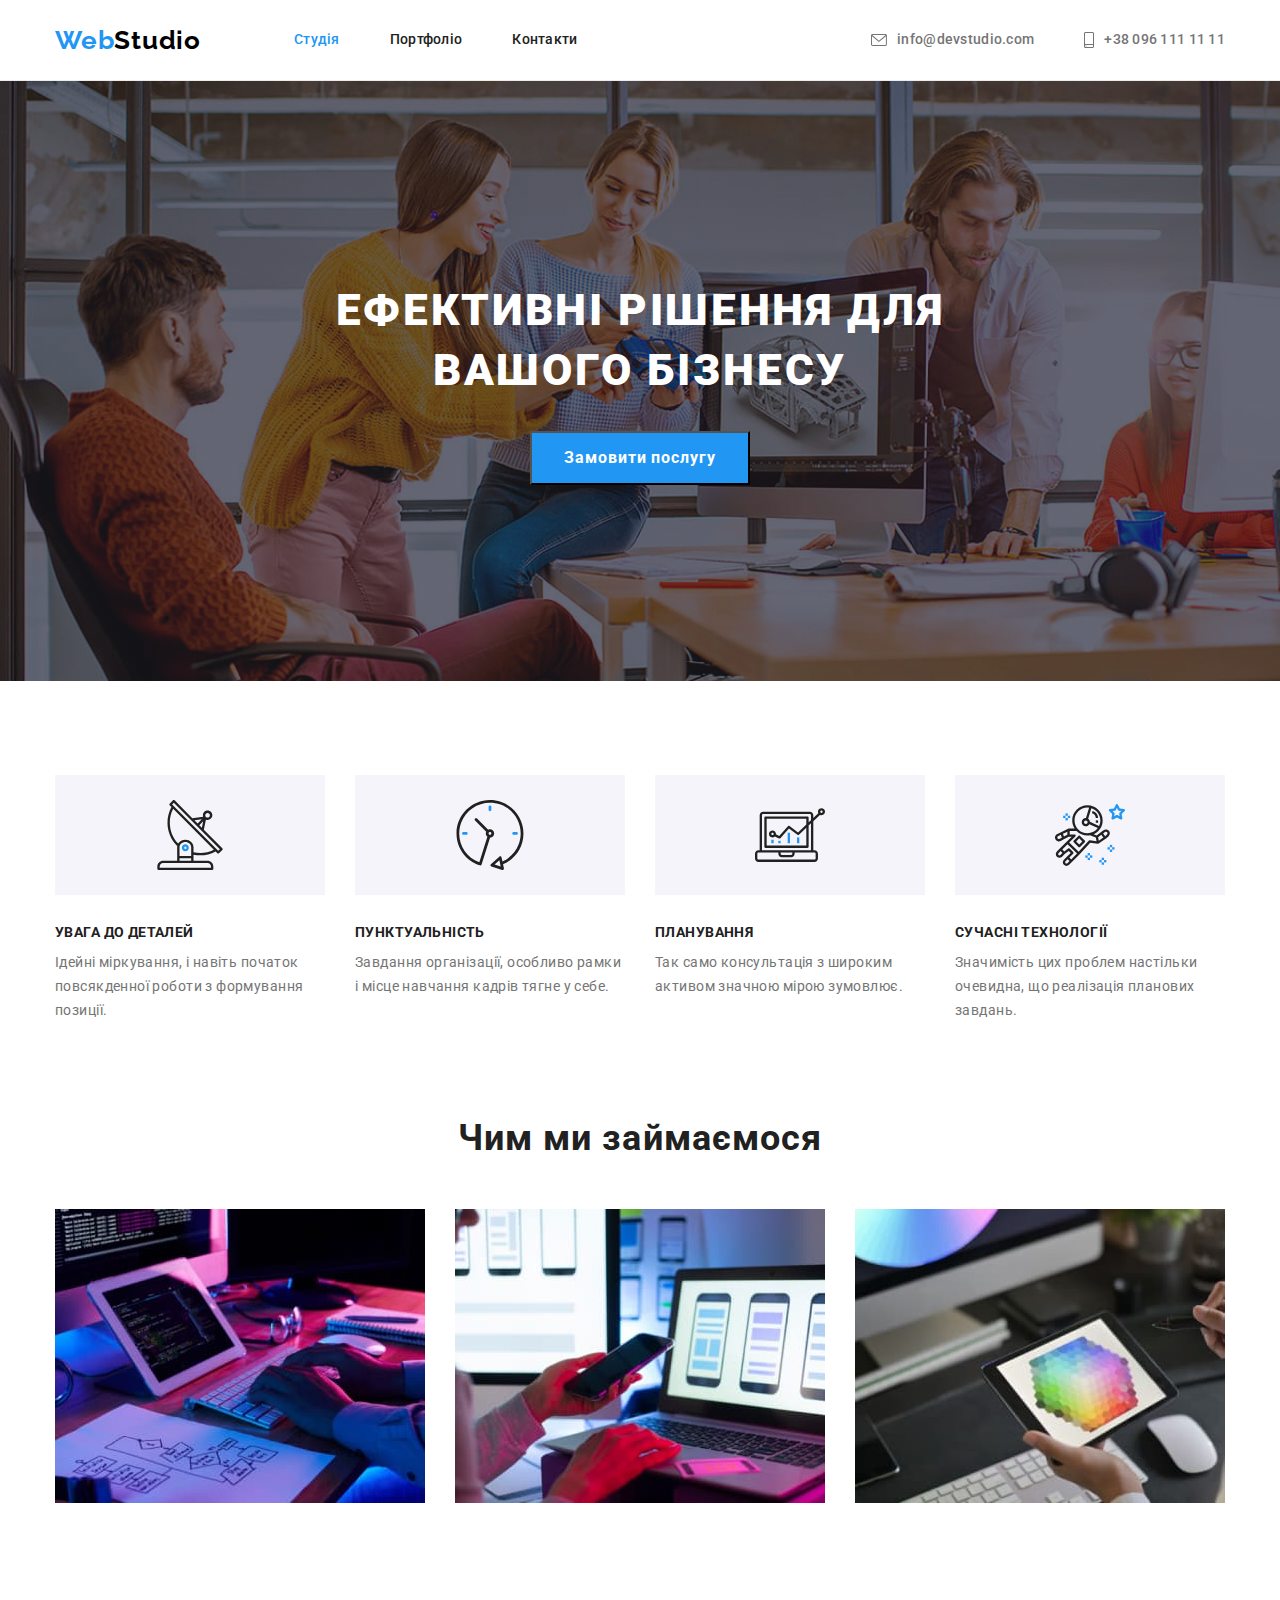
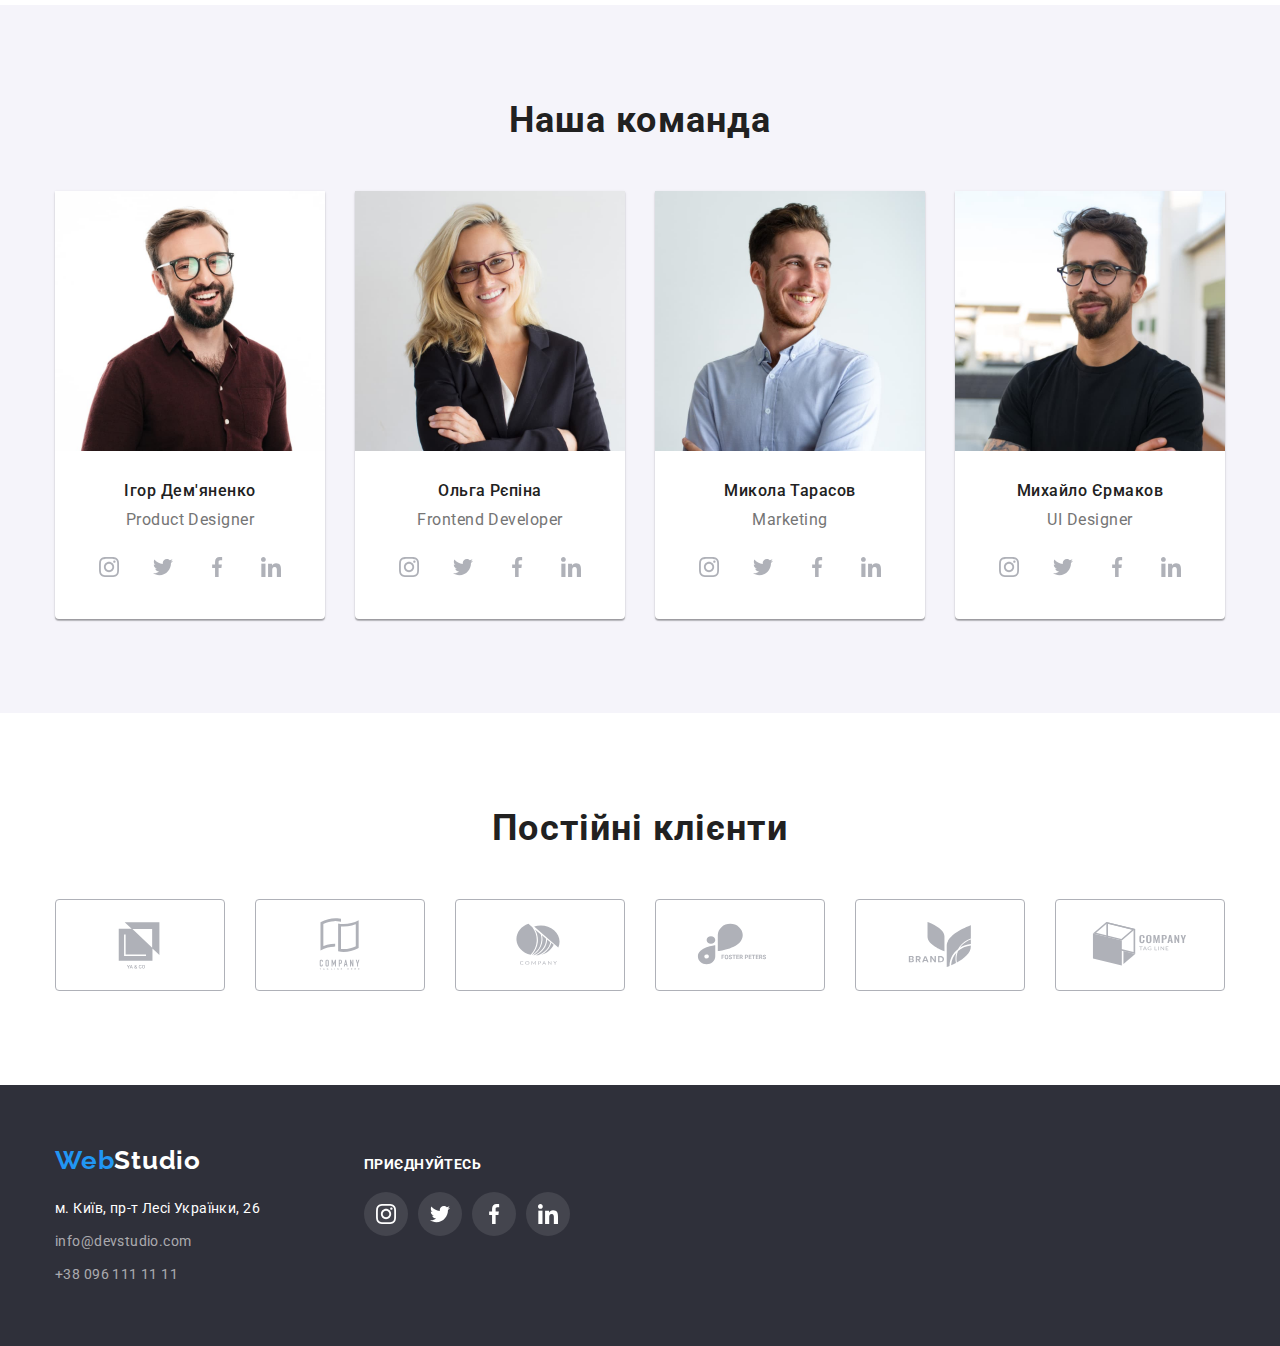
<file: index.html>
<!DOCTYPE html>
<html lang="ru">
  <head>
    <meta charset="UTF-8" />
    <meta http-equiv="X-UA-Compatible" content="IE=edge" />
    <meta name="viewport" content="width=device-width, initial-scale=1.0" />
    <title>WebStudio</title>

    <link
      rel="stylesheet"
      href="https://cdnjs.cloudflare.com/ajax/libs/modern-normalize/1.1.0/modern-normalize.min.css"
    />
    <link rel="preconnect" href="https://fonts.googleapis.com" />
    <link rel="preconnect" href="https://fonts.gstatic.com" crossorigin />
    <link
      href="https://fonts.googleapis.com/css2?family=Raleway:wght@700&family=Roboto:wght@400;500;700;900&display=swap"
      rel="stylesheet"
    />
    <link rel="stylesheet" href="./css/styles.css" />
  </head>
  <body>
    <header class="header">
      <div class="container header-container">
        <a class="logo link" href="./index.html">Web<span class="logo-primary">Studio</span></a>
        <nav class="nav">
          <ul class="list nav-list">
            <li class="nav-item">
              <a class="link nav-link current" href="./index.html">Студія</a>
            </li>
            <li class="nav-item"><a class="link nav-link" href="./portfolio.html">Портфоліо</a></li>
            <li class="nav-item"><a class="link nav-link" href="">Контакти</a></li>
          </ul>
        </nav>
        <ul class="list adress-list">
          <li class="adress-item">
            <div class="icon-header">
              <a class="link adress-link" href="mailto:info@devstudio.com">
                <svg class="icon" width="16" height="12">
                  <use href="./images/icons.svg#envelope"></use></svg
                >info@devstudio.com</a
              >
            </div>
          </li>

          <li class="adress-item">
            <div class="icon-header">
              <a class="link adress-link" href="tel:+380961111111"
                ><svg class="icon" width="10" height="16">
                  <use href="./images/icons.svg#smartphone"></use></svg
                >+38 096 111 11 11</a
              >
            </div>
          </li>
        </ul>
      </div>
    </header>

    <main>
      <!--Секция-1 - типа герой-->
      <section class="hero overlay">
        <div class="container">
          <h1 class="hero-title">
            Ефективні рішення для <br />
            вашого бізнесу
          </h1>
          <button class="hero-button" type="button">Замовити послугу</button>
        </div>
      </section>

      <!--Секция-2 - Особенности-->
      <section class="features section">
        <div class="container faetures-container">
          <h2 class="section-title visually-hidden">Осоливості</h2>
          <ul class="list features-list">
            <li class="features-item">
              <div class="icon-features">
                <svg width="70" height="70">
                  <use href="./images/icons.svg#antenna"></use>
                </svg>
              </div>
              <h3 class="features-title">УВАГА ДО ДЕТАЛЕЙ</h3>
              <p class="features-text">
                Ідейні міркування, і навіть початок повсякденної роботи з формування позиції.
              </p>
            </li>
            <li class="features-item">
              <div class="icon-features">
                <svg width="70" height="70">
                  <use href="./images/icons.svg#clock"></use>
                </svg>
              </div>
              <h3 class="features-title">ПУНКТУАЛЬНІСТЬ</h3>
              <p class="features-text">
                Завдання організації, особливо рамки і місце навчання кадрів тягне у себе.
              </p>
            </li>
            <li class="features-item">
              <div class="icon-features">
                <svg width="70" height="70">
                  <use href="./images/icons.svg#diagram"></use>
                </svg>
              </div>
              <h3 class="features-title">ПЛАНУВАННЯ</h3>
              <p class="features-text">
                Так само консультація з широким активом значною мірою зумовлює.
              </p>
            </li>
            <li class="features-item">
              <div class="icon-features">
                <svg width="70" height="70">
                  <use href="./images/icons.svg#astronaut"></use>
                </svg>
              </div>
              <h3 class="features-title">СУЧАСНІ ТЕХНОЛОГІЇ</h3>
              <p class="features-text">
                Значимість цих проблем настільки очевидна, що реалізація планових завдань.
              </p>
            </li>
          </ul>
        </div>
      </section>

      <!-- Секция-3 - Чем мы занимаемся-->
      <section class="section project-section">
        <div class="container">
          <h2 class="section-title">Чим ми займаємося</h2>
          <ul class="list projects-list">
            <li class="projects-item">
              <img
                src="./images/projects/img-1.jpg"
                alt="разработка десктоп приложений"
                width="370"
                height="294"
              />
            </li>
            <li class="projects-item">
              <img
                src="./images/projects/img-2.jpg"
                alt="разработка мобильных приложений"
                width="370"
                height="294"
              />
            </li>
            <li class="projects-item">
              <img
                src="./images/projects/img-3.jpg"
                alt="разработка игр"
                width="370"
                height="294"
              />
            </li>
          </ul>
        </div>
      </section>

      <!-- Секция-3 - Наша команда-->
      <section class="team section">
        <div class="container">
          <h2 class="section-title">Наша команда</h2>
          <ul class="list team-list">
            <li class="team-card">
              <img
                class="team-img"
                src="./images/team/img-4.jpg"
                alt="Ігор Дем'яненко"
                width="270"
                height="260"
              />
              <div class="team-content">
                <h3 class="team-title">Ігор Дем'яненко</h3>
                <p class="team-text">Product Designer</p>
                <ul class="sotial-list list">
                  <li class="sotial-item">
                    <a class="link sotial-link" href="">
                      <svg class="sotial-logo" width="20" height="20">
                        <use href="./images/icons.svg#instagram"></use></svg
                    ></a>
                  </li>
                  <li class="sotial-item">
                    <a class="link sotial-link" href="">
                      <svg class="sotial-logo" width="20" height="20">
                        <use href="./images/icons.svg#twitter"></use></svg
                    ></a>
                  </li>
                  <li class="sotial-item">
                    <a class="link sotial-link" href=""
                      ><svg class="sotial-logo" width="20" height="20">
                        <use href="./images/icons.svg#facebook"></use></svg
                    ></a>
                  </li>
                  <li class="sotial-item">
                    <a class="link sotial-link" href=""
                      ><svg class="sotial-logo" width="20" height="20">
                        <use href="./images/icons.svg#linkedin"></use></svg
                    ></a>
                  </li>
                </ul>
              </div>
            </li>
            <li class="team-card">
              <img
                class="team-img"
                src="./images/team/img-5.jpg"
                alt="Ольга Рєпіна"
                width="270"
                height="260"
              />
              <div class="team-content">
                <h3 class="team-title">Ольга Рєпіна</h3>
                <p class="team-text">Frontend Developer</p>
                <ul class="sotial-list list">
                  <li class="sotial-item">
                    <a class="link sotial-link" href="">
                      <svg class="sotial-logo" width="20" height="20">
                        <use href="./images/icons.svg#instagram"></use></svg
                    ></a>
                  </li>
                  <li class="sotial-item">
                    <a class="link sotial-link" href="">
                      <svg class="sotial-logo" width="20" height="20">
                        <use href="./images/icons.svg#twitter"></use></svg
                    ></a>
                  </li>
                  <li class="sotial-item">
                    <a class="link sotial-link" href=""
                      ><svg class="sotial-logo" width="20" height="20">
                        <use href="./images/icons.svg#facebook"></use></svg
                    ></a>
                  </li>
                  <li class="sotial-item">
                    <a class="link sotial-link" href=""
                      ><svg class="sotial-logo" width="20" height="20">
                        <use href="./images/icons.svg#linkedin"></use></svg
                    ></a>
                  </li>
                </ul>
              </div>
            </li>
            <li class="team-card">
              <img
                class="team-img"
                src="./images/team/img-6.jpg"
                alt="Микола Тарасов"
                width="270"
                height="260"
              />
              <div class="team-content">
                <h3 class="team-title">Микола Тарасов</h3>
                <p class="team-text">Marketing</p>
                <ul class="sotial-list list">
                  <li class="sotial-item">
                    <a class="link sotial-link" href="">
                      <svg class="sotial-logo" width="20" height="20">
                        <use href="./images/icons.svg#instagram"></use></svg
                    ></a>
                  </li>
                  <li class="sotial-item">
                    <a class="link sotial-link" href="">
                      <svg class="sotial-logo" width="20" height="20">
                        <use href="./images/icons.svg#twitter"></use></svg
                    ></a>
                  </li>
                  <li class="sotial-item">
                    <a class="link sotial-link" href=""
                      ><svg class="sotial-logo" width="20" height="20">
                        <use href="./images/icons.svg#facebook"></use></svg
                    ></a>
                  </li>
                  <li class="sotial-item">
                    <a class="link sotial-link" href=""
                      ><svg class="sotial-logo" width="20" height="20">
                        <use href="./images/icons.svg#linkedin"></use></svg
                    ></a>
                  </li>
                </ul>
              </div>
            </li>
            <li class="team-card">
              <img
                class="team-img"
                src="./images/team/img-7.jpg"
                alt="Михайло Єрмаков"
                width="270"
                height="260"
              />
              <div class="team-content">
                <h3 class="team-title">Михайло Єрмаков</h3>
                <p class="team-text">UI Designer</p>
                <ul class="sotial-list list">
                  <li class="sotial-item">
                    <a class="link sotial-link" href="">
                      <svg class="sotial-logo" width="20" height="20">
                        <use href="./images/icons.svg#instagram"></use></svg
                    ></a>
                  </li>
                  <li class="sotial-item">
                    <a class="link sotial-link" href="">
                      <svg class="sotial-logo" width="20" height="20">
                        <use href="./images/icons.svg#twitter"></use></svg
                    ></a>
                  </li>
                  <li class="sotial-item">
                    <a class="link sotial-link" href=""
                      ><svg class="sotial-logo" width="20" height="20">
                        <use href="./images/icons.svg#facebook"></use></svg
                    ></a>
                  </li>
                  <li class="sotial-item">
                    <a class="link sotial-link" href=""
                      ><svg class="sotial-logo" width="20" height="20">
                        <use href="./images/icons.svg#linkedin"></use></svg
                    ></a>
                  </li>
                </ul>
              </div>
            </li>
          </ul>
        </div>
      </section>
      <!-- Секція наші постійні клієнти -->

      <section class="section client-section">
        <div class="container">
          <h2 class="section-title">Постійні клієнти</h2>
          <ul class="list client-list">
            <li class="client-item">
              <a class="client-link link" href="">
                <svg class="client-logo" width="106" height="60">
                  <use href="./images/icons.svg#client-1"></use>
                </svg>
              </a>
            </li>
            <li class="client-item">
              <a class="client-link link" href="">
                <svg class="client-logo" width="106" height="60">
                  <use href="./images/icons.svg#client-2"></use>
                </svg>
              </a>
            </li>
            <li class="client-item">
              <a class="client-link link" href="">
                <svg class="client-logo" width="106" height="60">
                  <use href="./images/icons.svg#client-3"></use>
                </svg>
              </a>
            </li>
            <li class="client-item">
              <a class="client-link link" href="">
                <svg class="client-logo" width="106" height="60">
                  <use href="./images/icons.svg#client-4"></use>
                </svg>
              </a>
            </li>
            <li class="client-item">
              <a class="client-link link" href="">
                <svg class="client-logo" width="106" height="60">
                  <use href="./images/icons.svg#client-5"></use>
                </svg>
              </a>
            </li>
            <li class="client-item">
              <a class="client-link link" href="">
                <svg class="client-logo" width="106" height="60">
                  <use href="./images/icons.svg#client-6"></use>
                </svg>
              </a>
            </li>
          </ul>
        </div>
      </section>
    </main>
    <footer class="footer">
      <div class="container">
        <div>
          <a class="logo link" href="./index.html">Web<span class="logo-secondary">Studio</span></a>
          <address class="foot-adress">
            <ul class="footer-list list">
              <li class="footer-item">
                <a
                  class="footer-link link"
                  href="https://www.google.com.ua/maps/place/%D0%B1%D1%83%D0%BB%D1%8C%D0%B2%D0%B0%D1%80+%D0%9B%D0%B5%D1%81%D1%96+%D0%A3%D0%BA%D1%80%D0%B0%D1%97%D0%BD%D0%BA%D0%B8,+26,+%D0%9A%D0%B8%D1%97%D0%B2,+02000/@50.4265807,30.5383858,18z/data=!4m13!1m7!3m6!1s0x40d4cf0e033ecbe9:0x57a4dffefec77da0!2z0LHRg9C70YzQstCw0YAg0JvQtdGB0ZYg0KPQutGA0LDRl9C90LrQuCwgMjYsINCa0LjRl9CyLCAwMjAwMA!3b1!8m2!3d50.4265807!4d30.5383858!3m4!1s0x40d4cf0e033ecbe9:0x57a4dffefec77da0!8m2!3d50.4265807!4d30.5383858"
                >
                  м. Київ, пр-т Лесі Українки, 26</a
                >
              </li>
              <li class="footer-item">
                <a class="footer-link link contacts" href="mailto:info@devstudio.com"
                  >info@devstudio.com</a
                >
              </li>
              <li class="footer-item">
                <a class="footer-link link contacts" href="tel:+380961111111">+38 096 111 11 11</a>
              </li>
            </ul>
          </address>
        </div>
        <div class="sotial-footer">
          <p class="join">приєднуйтесь</p>
          <ul class="sotial-list list">
            <li class="sotial-item">
              <a class="link sotial-link" href="">
                <svg class="sotial-logo" width="20" height="20">
                  <use href="./images/icons.svg#instagram"></use></svg
              ></a>
            </li>
            <li class="sotial-item">
              <a class="link sotial-link" href="">
                <svg class="sotial-logo" width="20" height="20">
                  <use href="./images/icons.svg#twitter"></use></svg
              ></a>
            </li>
            <li class="sotial-item">
              <a class="link sotial-link" href=""
                ><svg class="sotial-logo" width="20" height="20">
                  <use href="./images/icons.svg#facebook"></use></svg
              ></a>
            </li>
            <li class="sotial-item">
              <a class="link sotial-link" href=""
                ><svg class="sotial-logo" width="20" height="20">
                  <use href="./images/icons.svg#linkedin"></use></svg
              ></a>
            </li>
          </ul>
        </div>
      </div>
    </footer>
  </body>
</html>
</file>
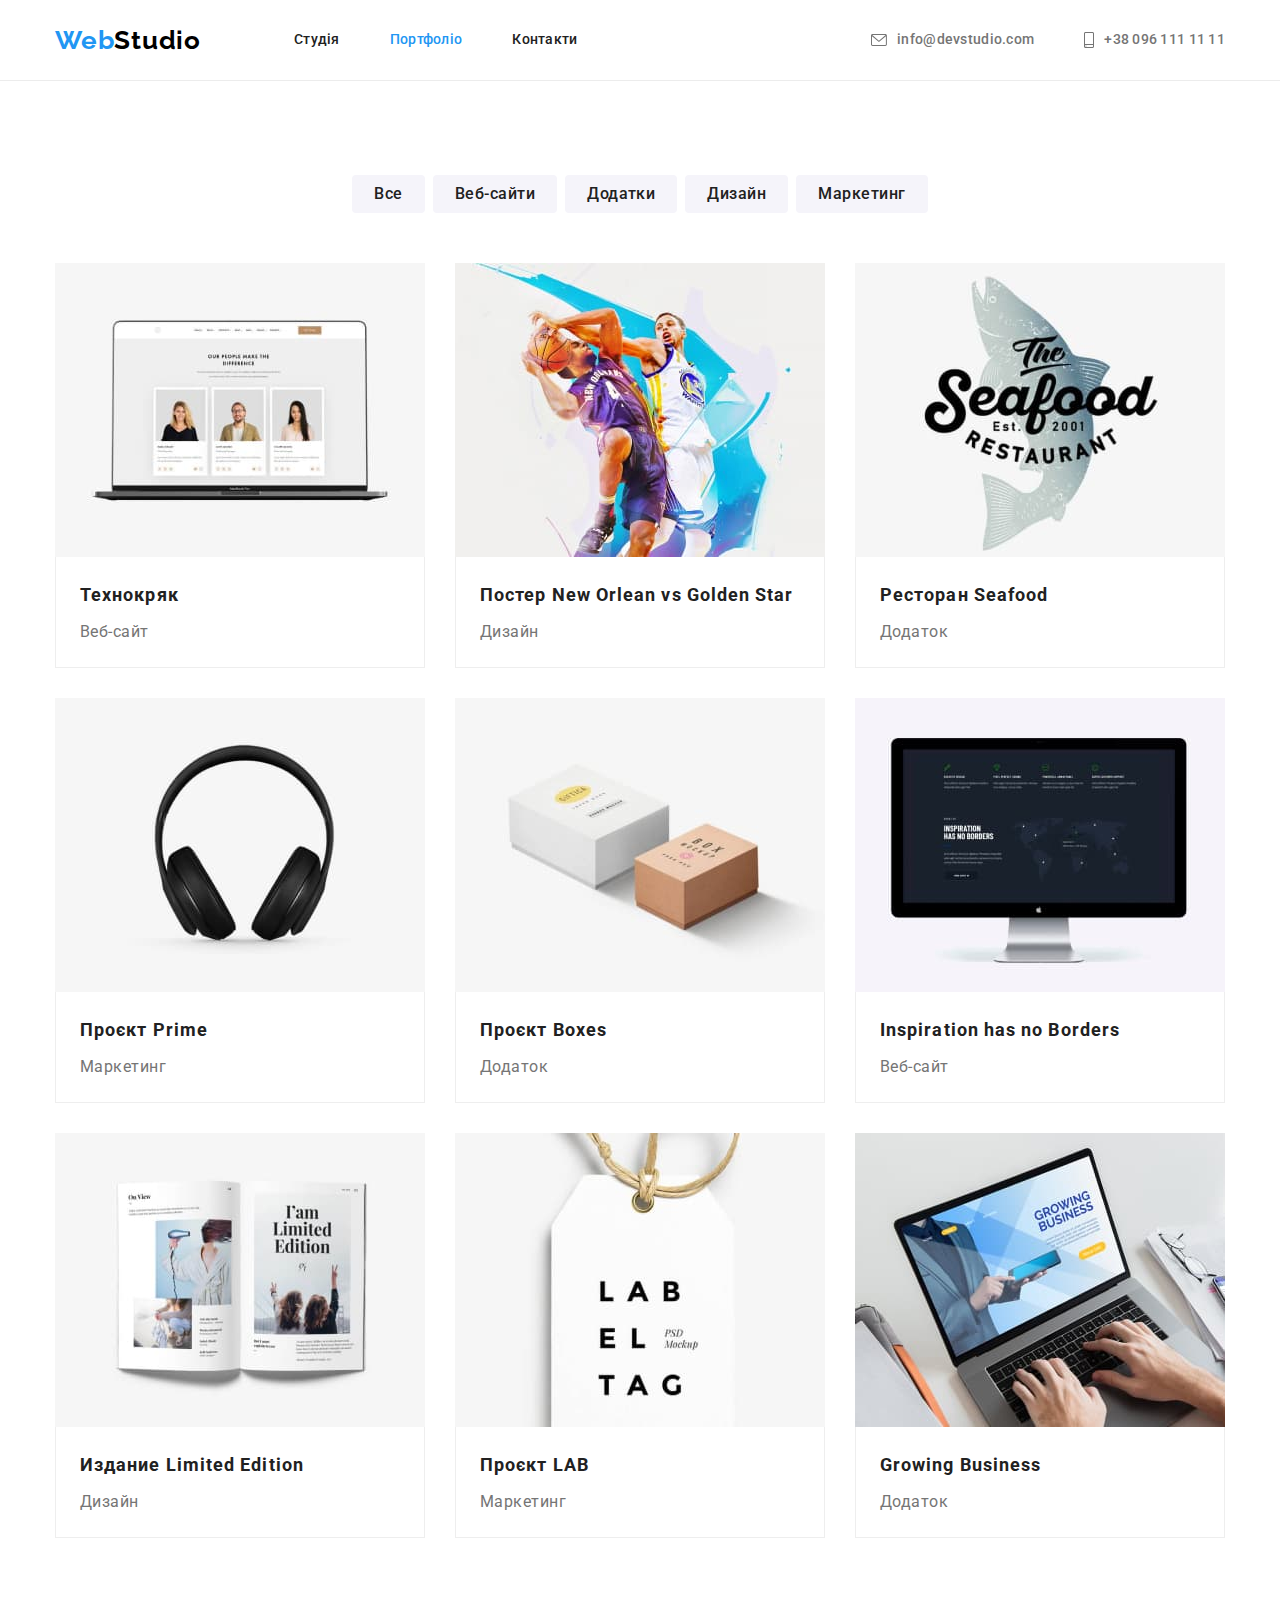
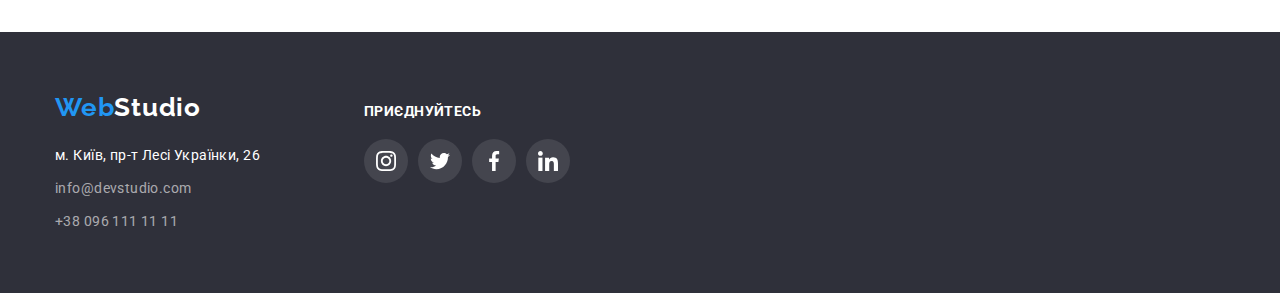
<file: portfolio.html>
<!DOCTYPE html>
<html lang="ru">
  <head>
    <meta charset="UTF-8" />
    <meta http-equiv="X-UA-Compatible" content="IE=edge" />
    <meta name="viewport" content="width=device-width, initial-scale=1.0" />
    <title>WebStudio</title>

    <link
      rel="stylesheet"
      href="https://cdnjs.cloudflare.com/ajax/libs/modern-normalize/1.1.0/modern-normalize.min.css"
    />
    <link rel="preconnect" href="https://fonts.googleapis.com" />
    <link rel="preconnect" href="https://fonts.gstatic.com" crossorigin />
    <link
      href="https://fonts.googleapis.com/css2?family=Raleway:wght@700&family=Roboto:wght@400;500;700;900&display=swap"
      rel="stylesheet"
    />
    <link rel="stylesheet" href="./css/styles.css" />
  </head>
  <body>
    <header class="header">
      <div class="container header-container">
        <a class="logo link" href="./index.html">Web<span class="logo-primary">Studio</span></a>
        <nav class="nav">
          <ul class="list nav-list">
            <li class="nav-item">
              <a class="link nav-link" href="./index.html">Студія</a>
            </li>
            <li class="nav-item">
              <a class="link nav-link current" href="./portfolio.html">Портфоліо</a>
            </li>
            <li class="nav-item"><a class="link nav-link" href="">Контакти</a></li>
          </ul>
        </nav>
        <ul class="list adress-list">
          <li class="adress-item">
            <div class="icon-header">
              <a class="link adress-link" href="mailto:info@devstudio.com"
                ><svg class="icon" width="16" height="12">
                  <use href="./images/icons.svg#envelope"></use></svg
                >info@devstudio.com</a
              >
            </div>
          </li>

          <li class="adress-item">
            <div class="icon-header">
              <a class="link adress-link" href="tel:+380961111111"
                ><svg class="icon" width="10" height="16">
                  <use href="./images/icons.svg#smartphone"></use></svg
                >+38 096 111 11 11</a
              >
            </div>
          </li>
        </ul>
      </div>
    </header>
    <main>
      <section class="section">
        <div class="container">
          <h1 class="visually-hidden">Галерея проєктів</h1>
          <ul class="list button-list">
            <li class="button-list-item"><button class="button" type="button">Все</button></li>
            <li class="button-list-item">
              <button class="button" type="button">Веб-сайти</button>
            </li>
            <li class="button-list-item">
              <button class="button" type="button">Додатки</button>
            </li>
            <li class="button-list-item"><button class="button" type="button">Дизайн</button></li>
            <li class="button-list-item">
              <button class="button" type="button">Маркетинг</button>
            </li>
          </ul>

          <ul class="list gallery">
            <li class="gallery-item">
              <a href="" class="gallery-link link">
                <img
                  src="./images/gallery/img8.jpg"
                  alt="Вебсайт технокряк"
                  width="370"
                  height="294"
                />
                <div class="card-content">
                  <h2 class="gallery-title">Технокряк</h2>
                  <p class="gallery-text">Веб-сайт</p>
                </div></a
              >
            </li>

            <li class="gallery-item">
              <a href="" class="gallery-link link">
                <img
                  src="./images/gallery/img9.jpg"
                  alt="дизайн постера"
                  width="370"
                  height="294"
                />
                <div class="card-content">
                  <h2 class="gallery-title">Постер New Orlean vs Golden Star</h2>
                  <p class="gallery-text">Дизайн</p>
                </div>
              </a>
            </li>

            <li class="gallery-item">
              <a href="" class="gallery-link link">
                <img
                  src="./images/gallery/img10.jpg"
                  alt="приложения для ресторана морской еды"
                  width="370"
                  height="294"
                />
                <div class="card-content">
                  <h2 class="gallery-title">Ресторан Seafood</h2>
                  <p class="gallery-text">Додаток</p>
                </div>
              </a>
            </li>

            <li class="gallery-item">
              <a href="" class="gallery-link link">
                <img
                  src="./images/gallery/img11.jpg"
                  alt="маркетинг проєкт Прайм"
                  width="370"
                  height="294"
                />
                <div class="card-content">
                  <h2 class="gallery-title">Проєкт Prime</h2>
                  <p class="gallery-text">Маркетинг</p>
                </div>
              </a>
            </li>

            <li class="gallery-item">
              <a href="" class="gallery-link link">
                <img
                  src="./images/gallery/img12.jpg"
                  alt="Приложение проєкт Коробки"
                  width="370"
                  height="294"
                />
                <div class="card-content">
                  <h2 class="gallery-title">Проєкт Boxes</h2>
                  <p class="gallery-text">Додаток</p>
                </div>
              </a>
            </li>

            <li class="gallery-item">
              <a href="" class="gallery-link link">
                <img
                  src="./images/gallery/img13.jpg"
                  alt="Веб-сайт Вдохновение без границ"
                  width="370"
                  height="294"
                />
                <div class="card-content">
                  <h2 class="gallery-title">Inspiration has no Borders</h2>
                  <p class="gallery-text">Веб-сайт</p>
                </div>
              </a>
            </li>

            <li class="gallery-item">
              <a href="" class="gallery-link link">
                <img
                  src="./images/gallery/img14.jpg"
                  alt="Дизайн книги издание Limited Edition"
                  width="370"
                  height="294"
                />
                <div class="card-content">
                  <h2 class="gallery-title">Издание Limited Edition</h2>
                  <p class="gallery-text">Дизайн</p>
                </div>
              </a>
            </li>

            <li class="gallery-item">
              <a href="" class="gallery-link link">
                <img
                  src="./images/gallery/img15.jpg"
                  alt="Маркетинг проєкт LAB"
                  width="370"
                  height="294"
                />
                <div class="card-content">
                  <h2 class="gallery-title">Проєкт LAB</h2>
                  <p class="gallery-text">Маркетинг</p>
                </div>
              </a>
            </li>

            <li class="gallery-item">
              <a href="" class="gallery-link link">
                <img
                  src="./images/gallery/img16.jpg"
                  alt="приложение Growing Business"
                  width="370"
                  height="294"
                />
                <div class="card-content">
                  <h2 class="gallery-title">Growing Business</h2>
                  <p class="gallery-text">Додаток</p>
                </div>
              </a>
            </li>
          </ul>
        </div>
      </section>
    </main>
    <footer class="footer">
      <div class="container">
        <div>
          <a class="logo link" href="./index.html">Web<span class="logo-secondary">Studio</span></a>
          <address class="foot-adress">
            <ul class="footer-list list">
              <li class="footer-item">
                <a
                  class="footer-link link"
                  href="https://www.google.com.ua/maps/place/%D0%B1%D1%83%D0%BB%D1%8C%D0%B2%D0%B0%D1%80+%D0%9B%D0%B5%D1%81%D1%96+%D0%A3%D0%BA%D1%80%D0%B0%D1%97%D0%BD%D0%BA%D0%B8,+26,+%D0%9A%D0%B8%D1%97%D0%B2,+02000/@50.4265807,30.5383858,18z/data=!4m13!1m7!3m6!1s0x40d4cf0e033ecbe9:0x57a4dffefec77da0!2z0LHRg9C70YzQstCw0YAg0JvQtdGB0ZYg0KPQutGA0LDRl9C90LrQuCwgMjYsINCa0LjRl9CyLCAwMjAwMA!3b1!8m2!3d50.4265807!4d30.5383858!3m4!1s0x40d4cf0e033ecbe9:0x57a4dffefec77da0!8m2!3d50.4265807!4d30.5383858"
                >
                  м. Київ, пр-т Лесі Українки, 26</a
                >
              </li>
              <li class="footer-item">
                <a class="footer-link link contacts" href="mailto:info@devstudio.com"
                  >info@devstudio.com</a
                >
              </li>
              <li class="footer-item">
                <a class="footer-link link contacts" href="tel:+380961111111">+38 096 111 11 11</a>
              </li>
            </ul>
          </address>
        </div>
        <div class="sotial-footer">
          <p class="join">приєднуйтесь</p>
          <ul class="sotial-list list">
            <li class="sotial-item">
              <a class="link sotial-link" href="">
                <svg class="sotial-logo" width="20" height="20">
                  <use href="../images/icons.svg#instagram"></use></svg
              ></a>
            </li>
            <li class="sotial-item">
              <a class="link sotial-link" href="">
                <svg class="sotial-logo" width="20" height="20">
                  <use href="./images/icons.svg#twitter"></use></svg
              ></a>
            </li>
            <li class="sotial-item">
              <a class="link sotial-link" href=""
                ><svg class="sotial-logo" width="20" height="20">
                  <use href="./images/icons.svg#facebook"></use></svg
              ></a>
            </li>
            <li class="sotial-item">
              <a class="link sotial-link" href=""
                ><svg class="sotial-logo" width="20" height="20">
                  <use href="./images/icons.svg#linkedin"></use></svg
              ></a>
            </li>
          </ul>
        </div>
      </div>
    </footer>
  </body>
</html>
</file>
<file: css/styles.css>
:root {
  /* Шрифты */
  --primery-font: Roboto;
  --secondary-font: Raleway;

  /* Цвета */

  --accent-color: #2196f3;
  --color-primary: #000000;
  --color-secondary: #ffffff;
  --background-color: #2f303a;
  --title-color: #212121;
  --common-txtcolor: #757575;
  --footer-contacts: rgb(255, 255, 255, 0.6);
  --button-color: #f5f4fa;

  --header-line: #ececec;
  --card-bottom-line: #eeeeee;

  --background-hero: #C4C4C4;
  --client-logo: #AFB1B8;
  --client-background:#F5F5F5;
}
/******* Стили позиционирования  *******/
h1,
h2,
h3,
h4,
p,
ul {
  margin-top: 0;
  margin-bottom: 0;
}

img {
  max-width: 100%;
  height: auto;
}

.container {
  width: 1200px;
  padding-left: 15px;
  padding-right: 15px;
  margin: 0 auto;
}

.section {
  padding-top: 94px;
  padding-bottom: 94px;
}

.header-container,
.nav-list,
.adress-list {
  display: flex;
}

.header-container {
  align-items: center;
}

.nav-item:not(:last-child) {
  margin-right: 50px;
}

.adress-list {
  margin-left: auto;
}

.adress-item:not(:last-child) {
  margin-right: 50px;
}
/* ****************************************** */

body {
  color: var(--common-txtcolor);
  font-family: var(--primery-font), sans-serif;
  font-size: 14px;
  font-weight: 400;
  line-height: 1.71;
  letter-spacing: 0.03em;
}

/* Логотип */
.logo {
  margin-right: 93px;
  color: var(--accent-color);
  font-family: var(--secondary-font), sans-serif;
  font-size: 26px;
  font-weight: 700;
  line-height: 1.19;
  letter-spacing: 0.03em;
}

.logo-primary {
  color: var(--color-primary);
}

.logo-secondary {
  color: var(--color-secondary);
}
/* -------------- */

/* Стилизация верхнего меню - навигации и списка контактов*/
.header {
  font-weight: 500;
  line-height: 1.14;
  letter-spacing: 0.02em;
  border-bottom: 1px solid var(--header-line);
}

.nav-link {
  display: block;
  padding-top: 32px;
  padding-bottom: 32px;

  color: var(--title-color);
}

.adress-link {
  display: flex;
  align-items: center;
  padding-top: 32px;
  padding-bottom: 32px;

  color: var(--common-txtcolor);
}

.current {
  color: var(--accent-color);
}

/* Стилизация визуальных еффектов  елементов */
.list {
  list-style-type: none;
  padding: 0;
  margin-top: 0;
  margin-bottom: 0;
}

.link {
  text-decoration: none;
}

.button:hover,
.button:focus,
.hero-button:hover,
.hero-button:focus {
  background-color: var(--accent-color);
  color: var(--color-secondary);
}

.link:hover,
.link:focus {
  color: var(--accent-color);
  cursor: pointer;
}

/* Стилизация секции Герой */
.hero {
  padding-top: 200px;
  padding-bottom: 200px;

  background-color: var(--background-color);
  color: var(--color-secondary);
  text-align: center;
 
  
}

.overlay{
  max-width: 1600px;
  height: 600px;
  background-color: var(--background-hero);
    background-image:linear-gradient(to right,
      rgba(47, 48, 58, 0.4),
      rgba(47, 48, 58, 0.4)), url("../images/icons/hero-bgr.jpg");
      background-size: cover;
      background-repeat: no-repeat;
                margin-left: auto;
margin-right: auto;
}



.hero-title {
  margin-bottom: 30px;
  font-weight: 900;
  font-size: 44px;
  line-height: 1.36;
  text-align: center;
  letter-spacing: 0.06em;
  text-transform: uppercase;

  color: #ffffff;
}
.hero-button {
  color: inherit;
  font-family: var(--primery-font);
  background-color: var(--accent-color);
  font-size: 16px;
  font-weight: 700;
  line-height: 1.88;
  letter-spacing: 0.06em;
  cursor: pointer;
  padding: 10px 32px;
}

/* Стилизация Заголовки секций */
.section-title {
  color: var(--title-color);
  font-weight: 700;
  font-size: 36px;
  line-height: 1.17;
  text-align: center;
  letter-spacing: 0.03em;
}

.visually-hidden {
  position: absolute;
  white-space: nowrap;
  width: 1px;
  height: 1px;
  overflow: hidden;
  border: 0;
  padding: 0;
  clip: rect(0 0 0 0);
  clip-path: inset(50%);
  margin: -1px;
}

/* Стилизация Секция Особенности */
.features-title {
  padding-bottom: 10px;
text-transform: uppercase;
  color: var(--title-color);
  font-weight: 700;
  font-size: 14px;
  line-height: 1.14;
  letter-spacing: 0.03em;
  text-transform: uppercase;
}
.features-list {
  display: flex;
}

.features-item {
  width: calc((100%- 90px) / 4);
}

.features-item:not(:last-child) {
  margin-right: 30px;
}

/*секция наших проектов */

.project-section {
  padding-top: 0;
}

.projects-list {
  display: flex;
  margin-top: 50px;
}
.projects-item {
  width: calc((100% -60px) / 3);
}
.projects-item:not(:last-child) {
  margin-right: 30px;
}

/* ******************* */

/* Секция Наша команда */
.team {
  color: var(--common-txtcolor);
  background-color: var(--button-color);
  font-size: 16px;
  line-height: 1.19;
  letter-spacing: 0.03em;
}

.team-list {
  display: flex;
  margin-top: 50px;
}

.team-card {
  width: calc((100% - 90px) / 4);
  text-align: center;
  background: var(--color-secondary) ;
  box-shadow: 0px 1px 3px rgba(0, 0, 0, 0.12), 0px 1px 1px rgba(0, 0, 0, 0.14), 0px 2px 1px rgba(0, 0, 0, 0.2);
    border-radius: 0px 0px 4px 4px;
}
.team-text{
  margin-bottom: 16px;
}

.team-card:not(:last-child) {
  margin-right: 30px;
}

.team-card .team-title {
  color: var(--title-color);
  font-size: 16px;
  font-weight: 500;
  margin-bottom: 10px;
}
.team-img {
  display: block;
}

.team-content {
  padding-top: 30px;
  padding-bottom: 30px;
}


.sotial-list {
  display: flex;
  
    justify-content: center;
    gap: 10px;
}


.sotial-link{
  color: var(--client-logo);

  display: flex;
    width: 44px;
    height: 44px;
        border-radius: 50%;
        align-items: center;
        justify-content: space-between;
}

.sotial-logo {
  display: flex;
  fill: currentColor;
/* align-items: center;*/
margin-left: auto;
margin-right: auto;

}


.sotial-link:hover,
.sotial-link:focus
{background-color: var(--accent-color);
color: var(--color-secondary);}




/* СЕкція Постійні клієнти */
.client-list{
  margin-top: 50px;
  display: flex;
  justify-content: space-between;
  
  
}


.client-link{
  display: flex;
  width: 170px;
  height: 92px;
  align-items: center;
  justify-content: center;
  
    color: var(--client-logo);
  border: 1px solid currentColor ;
   border-radius: 4px;
}

.client-link:focus,.client-link:hover{
  fill: var(--accent-color);
}




/* Стили футера */
.footer {
  line-height: 24px;
  color: var(--color-secondary);
  background-color: var(--background-color);
  padding-top: 60px;
  padding-bottom: 60px;
}

.footer-link {
  font-style: normal;
  font-size: 14px;
  font-weight: 400;
  line-height: 24px;
  color: var(--color-secondary);
}

.footer-item:not(:last-child) {
  margin-bottom: 9px;
}
.contacts {
  color: var(--footer-contacts);
}

.foot-adress {
  margin-top: 20px;
}


.join{
margin-bottom: 20px;
  font-weight: 700;
  line-height: 1.17;
  letter-spacing: 3%;
   text-transform: uppercase;

}

.sotial-footer{width: 206px;
height: 80px;}

.footer .sotial-list {
  display: flex;
   justify-content: space-between;
   margin-right: auto;
   margin-left: auto;
}


.footer .sotial-link {
  color: var(--color-secondary);
  background-color: rgba(255, 255, 255, 0.1);;

  display: flex;
  width: 44px;
  height: 44px;
  border-radius: 50%;
  align-items: center;
  justify-content: space-between;
}


.footer .sotial-logo {
  display: flex;
  fill: currentColor;
margin-left: auto;
  margin-right: auto;
}

.sotial-footer{margin-left: 70px;}
.footer .sotial-link:hover,
.footer .sotial-link:focus {
  background-color: var(--accent-color);
  color: var(--color-secondary);
}
.footer .container{display: flex;
align-items: baseline;}


/* ----------------- */

/* Стилизация Портфолио */

.button { 
  padding: 6px 22px;
  background-color: var(--button-color);
  color: var(--title-color);
  font-family: inherit;
  font-weight: 500;
  font-size: 16px;
  line-height: 1.62;
  text-align: center;
  letter-spacing: 0.03em;
  cursor: pointer;
  border-color: var(--button-color);
  border-radius: 4px;

  border: none;
}

.gallery {
  display: flex;
  flex-wrap: wrap;
}

.gallery-item {
  width: calc((100% - 60px) / 3);
}

.gallery-link{
display: inline-block;
}

 .gallery-link:hover, .gallery-link:focus
{
  box-shadow: 0px 1px 1px rgba(0, 0, 0, 0.12), 
  0px 4px 4px rgba(0, 0, 0, 0.06), 
  1px 4px 6px rgba(0, 0, 0, 0.16);
} 



.gallery-item:not(:nth-child(3n)) {
  margin-right: 30px;
}
.gallery-item:not(:nth-last-child(-n + 3)) {
  margin-bottom: 30px;
}
.gallery-item img {
  display: block;
}

.card-content {
  padding: 20px 24px;
  border-bottom: 1px solid var(--card-bottom-line);
  border-left: 1px solid var(--card-bottom-line);
  border-right: 1px solid var(--card-bottom-line);
}

.gallery-title {
  margin-bottom: 4px;
  font-weight: 700;
  font-size: 18px;
  line-height: 2;
  letter-spacing: 0.06em;

  color: var(--title-color);
}

.gallery-text {
  font-size: 16px;
  line-height: 1.87;
  letter-spacing: 0.03em;

  color: var(--common-txtcolor);
}

.button-list {
  display: flex;
  justify-content: center;
  margin-bottom: 50px;
}

.button-list .button:hover, .button-list .button:focus
{box-shadow: 0px 3px 1px rgba(0, 0, 0, 0.1), 
  0px 1px 2px rgba(0, 0, 0, 0.08), 
  0px 2px 2px rgba(0, 0, 0, 0.12);}

.button-list-item:not(:last-child) {
  margin-right: 8px;
}

/* Стилизация декоративных елементов */
.icon{
margin-right: 10px;
fill: currentColor;
}

.icon:hover{
  fill: var(--accent-color);
}


.icon-header {
  display:flex;
  align-items: center;
 }

 .icon-features{
  display: flex;
  background-color: var(--button-color);
  width: 270px;
  height: 120px;
  margin-bottom: 30px;
  align-items: center;
  justify-content: center;
 }



 

 .client-logo{

  fill: currentColor;
 
 }
</file>
